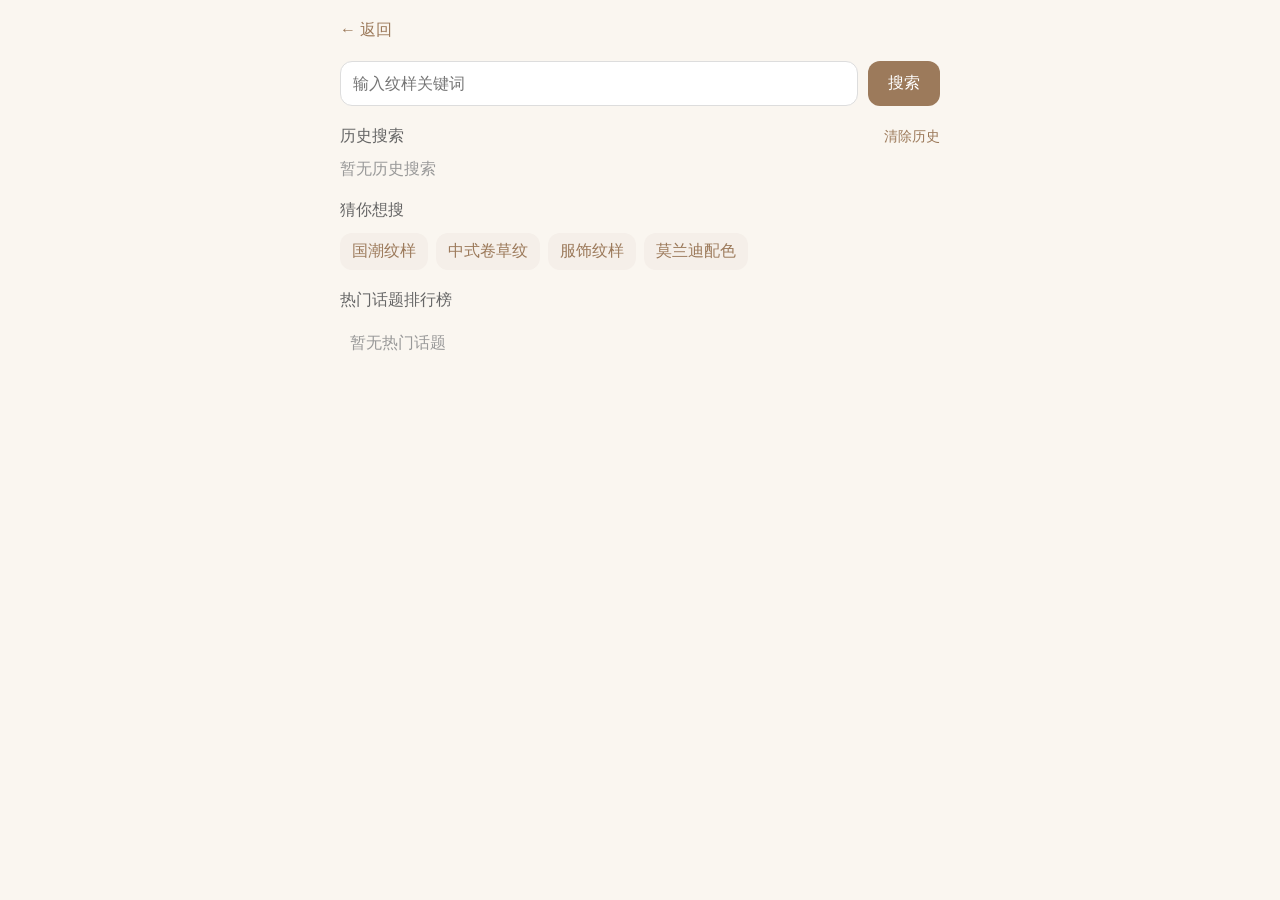
<file: templates/community/search.html>
<!doctype html>
<html lang="zh-CN">
  <head>
    <meta charset="UTF-8" />
    <meta name="viewport" content="width=device-width, initial-scale=1.0" />
    <title>搜索</title>
    <style>
      * {
        margin: 0;
        padding: 0;
        box-sizing: border-box;
        font-family: "Microsoft YaHei", sans-serif;
      }
      body {
        background: #faf6f0;
        padding: 20px;
      }
      .container {
        max-width: 600px;
        margin: auto;
      }
      .back {
        margin-bottom: 20px;
        color: #9c7a5b;
        font-size: 16px;
        cursor: pointer;
      }
      .search-bar {
        display: flex;
        gap: 10px;
        margin-bottom: 20px;
        position: relative;
      }
      .search-input {
        flex: 1;
        padding: 12px;
        border: 1px solid #ddd;
        border-radius: 12px;
        font-size: 16px;
      }
      .search-btn {
        padding: 12px 20px;
        background: #9c7a5b;
        color: white;
        border: none;
        border-radius: 12px;
        cursor: pointer;
        font-size: 16px;
      }
      /* 输入联想下拉框 */
      .suggest-dropdown {
        position: absolute;
        top: 100%;
        left: 0;
        right: 80px;
        background: #fff;
        border: 1px solid #ddd;
        border-radius: 12px;
        margin-top: 4px;
        max-height: 200px;
        overflow-y: auto;
        z-index: 999;
        display: none;
      }
      .suggest-item {
        padding: 10px 14px;
        cursor: pointer;
        border-bottom: 1px solid #f0f0f0;
      }
      .suggest-item:hover {
        background: #f5efe9;
        color: #9c7a5b;
      }
      .title {
        margin-bottom: 12px;
        font-size: 16px;
        color: #666;
        display: flex;
        justify-content: space-between;
        align-items: center;
      }
      .clear-btn {
        color: #9c7a5b;
        cursor: pointer;
        font-size: 14px;
      }
      .histories {
        display: flex;
        gap: 8px;
        flex-wrap: wrap;
        margin-bottom: 20px;
      }
      .history-item {
        background: #fff;
        padding: 8px 12px;
        border-radius: 12px;
        cursor: pointer;
      }
      .suggest {
        display: flex;
        gap: 8px;
        flex-wrap: wrap;
        margin-bottom: 20px;
      }
      .suggest-hot-item {
        background: #f5efe9;
        color: #9c7a5b;
        padding: 8px 12px;
        border-radius: 12px;
        cursor: pointer;
      }
      /* 热门话题排行榜样式 */
      .hot-rank {
        margin-bottom: 20px;
      }
      .rank-item {
        background: #fff;
        padding: 12px 16px;
        border-radius: 12px;
        margin-bottom: 8px;
        cursor: pointer;
        display: flex;
        align-items: center;
        gap: 10px;
      }
      .rank-num {
        color: #9c7a5b;
        font-weight: bold;
        min-width: 20px;
      }
      .rank-title {
        flex: 1;
      }
      .rank-count {
        color: #999;
        font-size: 13px;
        .rank-change {
          margin-left: 8px;
          font-size: 12px;
        }
      }
      .result-item {
        background: #fff;
        padding: 16px;
        border-radius: 12px;
        margin-bottom: 10px;
        cursor: pointer;
      }
      .result-item:hover {
        background: #faf6f0;
      }
      /* 控制显示/隐藏的类 */
      .hidden {
        display: none !important;
      }
    </style>
  </head>
  <body>
    <div class="container">
      <div class="back" id="backBtn" onclick="handleBack()">← 返回</div>
      <div class="search-bar">
        <input
          class="search-input"
          id="kw"
          placeholder="输入纹样关键词"
          oninput="handleInput()"
          onfocus="handleSearchFocus()"
        />
        <button class="search-btn" onclick="doSearch()">搜索</button>
        <!-- 输入联想下拉框 -->
        <div class="suggest-dropdown" id="suggestDropdown"></div>
      </div>

      <!-- 排行榜视图（默认显示） -->
      <div id="rankView">
        <div class="title">
          <span>历史搜索</span>
          <span
            class="clear-btn"
            id="clearHistory"
            onclick="clearSearchHistory()"
            >清除历史</span
          >
        </div>
        <div class="histories" id="historyList"></div>

        <div class="title">猜你想搜</div>
        <div class="suggest" id="guessSuggest"></div>

        <div class="title">热门话题排行榜</div>
        <div class="hot-rank" id="hotRank"></div>
      </div>

      <!-- 搜索结果视图（默认隐藏） -->
      <div id="resultView" class="hidden">
        <div id="result"></div>
      </div>
    </div>

    <script>
      // 当前用户信息
      const currentUser = { id: 1, name: "测试用户" };
      // 预设联想词库
      const suggestLib = {
        国潮: [
          "国潮纹样",
          "国潮纹样设计",
          "国潮纹样怎么做",
          "国潮纹样元素",
          "国潮纹样应用",
        ],
        卷草: ["中式卷草纹", "卷草纹寓意", "卷草纹服饰", "卷草纹包装设计"],
        服饰: ["服饰纹样", "服饰纹样设计", "服饰纹样元素", "服饰纹样国潮"],
        莫兰迪: ["莫兰迪配色纹样", "莫兰迪配色设计", "莫兰迪配色应用"],
        中式: ["中式纹样", "中式传统纹样", "中式纹样元素", "中式纹样设计"],
        日式: ["日式家纹", "日式纹样", "日式纹样设计"],
        几何: ["几何纹样", "几何纹样设计", "几何纹样应用"],
      };

      // ✅ 核心状态管理：用sessionStorage永久保存最后一次搜索
      let currentView = "rank"; // rank / result

      // 输入联想处理
      function handleInput() {
        const kw = document.getElementById("kw").value.trim().toLowerCase();
        const dropdown = document.getElementById("suggestDropdown");

        if (!kw) {
          dropdown.style.display = "none";
          return;
        }

        let matched = [];
        for (let key in suggestLib) {
          if (key.toLowerCase().includes(kw)) {
            matched = [...matched, ...suggestLib[key]];
          }
          suggestLib[key].forEach((item) => {
            if (item.toLowerCase().includes(kw) && !matched.includes(item)) {
              matched.push(item);
            }
          });
        }
        matched = [...new Set(matched)].slice(0, 5);

        if (matched.length === 0) {
          dropdown.style.display = "none";
          return;
        }

        dropdown.innerHTML = matched
          .map(
            (item) =>
              `<div class="suggest-item" onclick="selectSuggest('${item}')">${item}</div>`,
          )
          .join("");
        dropdown.style.display = "block";
      }

      // 点击联想词填充
      function selectSuggest(text) {
        document.getElementById("kw").value = text;
        document.getElementById("suggestDropdown").style.display = "none";
      }

      // 点击空白关闭下拉框
      document.addEventListener("click", (e) => {
        const dropdown = document.getElementById("suggestDropdown");
        const input = document.getElementById("kw");
        if (!input.contains(e.target) && !dropdown.contains(e.target)) {
          dropdown.style.display = "none";
        }
      });

      // 搜索框聚焦处理
      function handleSearchFocus() {
        if (currentView === "result") {
          // 从结果页点击搜索框，回到排行榜
          showRankView();
        } else {
          // 刷新排行榜数据
          renderHistory();
          renderGuessSuggest();
          renderHotRank();
        }
      }

      // ✅ 核心修复：返回按钮逻辑
      function handleBack() {
        if (currentView === "result") {
          // 结果页 → 点击返回 → 回到排行榜
          showRankView();
        } else {
          // 排行榜 → 点击返回 → 回到首页
          history.back();
        }
      }

      // ✅ 页面加载时：恢复最后一次搜索状态（详情页返回后触发）
      window.addEventListener("pageshow", function (event) {
        // 从sessionStorage读取最后一次搜索状态
        const lastSearch = sessionStorage.getItem("lastSearch");
        if (lastSearch) {
          const { kw, results } = JSON.parse(lastSearch);
          document.getElementById("kw").value = kw;
          renderResult(results);
          showResultView();
        } else {
          showRankView();
        }
      });

      // 显示排行榜视图
      function showRankView() {
        currentView = "rank";
        document.getElementById("rankView").classList.remove("hidden");
        document.getElementById("resultView").classList.add("hidden");
        // 刷新排行榜数据
        renderHistory();
        renderGuessSuggest();
        renderHotRank();
      }

      // 显示搜索结果视图
      function showResultView() {
        currentView = "result";
        document.getElementById("rankView").classList.add("hidden");
        document.getElementById("resultView").classList.remove("hidden");
      }

      // ✅ 渲染搜索结果（独立函数，用于恢复状态）
      function renderResult(results) {
        let result = document.getElementById("result");
        if (results.length === 0) {
          result.innerHTML =
            "<div style='padding:20px;color:#999'>暂无相关内容</div>";
          return;
        }
        result.innerHTML = results
          .map(
            (p) => `
                    <div class="result-item" onclick="location.href='detail.html?id=${p.id}'">
                        <h3>${p.title}</h3>
                        <div style="font-size:14px;color:#666;margin-top:6px">${p.content.slice(0, 50)}...</div>
                    </div>
                `,
          )
          .join("");
      }

      // 清除搜索历史
      function clearSearchHistory() {
        if (confirm("确定要清除所有搜索历史吗？")) {
          localStorage.removeItem("searchHistory");
          sessionStorage.removeItem("lastSearch"); // 同时清除搜索状态
          renderHistory();
          renderGuessSuggest();
          renderHotRank();
        }
      }

      // 渲染历史搜索
      function renderHistory() {
        // 读取去重后的历史用于展示
        let hist =
          JSON.parse(localStorage.getItem("searchHistoryUnique")) || [];
        hist = hist.slice(0, 10);
        const historyList = document.getElementById("historyList");

        if (hist.length === 0) {
          historyList.innerHTML = "<div style='color:#999'>暂无历史搜索</div>";
          return;
        }

        historyList.innerHTML = hist
          .map(
            (h) =>
              `<div class="history-item" onclick="fillHistory('${h}')">${h}</div>`,
          )
          .join("");
      }

      // 点击历史记录填充
      function fillHistory(text) {
        document.getElementById("kw").value = text;
      }

      // 渲染猜你想搜
      function renderGuessSuggest() {
        let hist = JSON.parse(localStorage.getItem("searchHistory")) || [];
        const guessSuggest = document.getElementById("guessSuggest");

        const baseSuggest = [
          "国潮纹样",
          "中式卷草纹",
          "服饰纹样",
          "莫兰迪配色",
        ];
        let extended = [];
        hist.forEach((h) => {
          if (suggestLib[h]) {
            extended = [...extended, ...suggestLib[h].slice(0, 2)];
          }
        });
        const finalSuggest = [...new Set([...extended, ...baseSuggest])].slice(
          0,
          6,
        );

        guessSuggest.innerHTML = finalSuggest
          .map(
            (item) =>
              `<div class="suggest-hot-item" onclick="fillHistory('${item}')">${item}</div>`,
          )
          .join("");
      }

      // 渲染热门话题排行榜（完全动态）
      function renderHotRank() {
        const hotRank = document.getElementById("hotRank");
        // 读取完整历史（含重复）用于计数
        let hist = JSON.parse(localStorage.getItem("searchHistory")) || [];

        let countMap = {};
        hist.forEach((word) => {
          countMap[word] = (countMap[word] || 0) + 1;
        });

        let sortedList = Object.entries(countMap)
          .map(([name, count]) => ({ name, count }))
          .sort((a, b) => b.count - a.count);

        const maxShow = 10;
        sortedList = sortedList.slice(0, maxShow);

        if (sortedList.length === 0) {
          hotRank.innerHTML =
            "<div style='color:#999;padding:10px'>暂无热门话题</div>";
          return;
        }

        // 保存本次排名，用于下次计算涨跌
        const prevRank = JSON.parse(localStorage.getItem("prevRank")) || {};
        localStorage.setItem("prevRank", JSON.stringify(countMap));

        // 计算涨跌
        sortedList.forEach((item, index) => {
          const prevPos = prevRank[item.name]
            ? Object.keys(prevRank).indexOf(item.name) + 1
            : null;
          item.change = prevPos ? prevPos - (index + 1) : 0;
        });

        hotRank.innerHTML = sortedList
          .map((item, index) => {
            let changeIcon = "";
            if (item.change > 0) {
              changeIcon = `<span style="color:green;margin-left:8px">↑${item.change}</span>`;
            } else if (item.change < 0) {
              changeIcon = `<span style="color:red;margin-left:8px">↓${Math.abs(item.change)}</span>`;
            } else {
              changeIcon = `<span style="color:#999;margin-left:8px">→</span>`;
            }
            return `
          <div class="rank-item" onclick="searchTopic('${item.name}')">
            <span class="rank-num">${index + 1}</span>
            <span class="rank-title">${item.name}</span>
            ${changeIcon}
            <span class="rank-count">${item.count}次搜索</span>
          </div>
        `;
          })
          .join("");
      }
      // 点击热门话题搜索
      function searchTopic(topicName) {
        document.getElementById("kw").value = topicName;
        doSearch();
      }

      // ✅ 最终版搜索功能（保存状态到sessionStorage，不清空搜索框）
      function doSearch() {
        let kw = document.getElementById("kw").value.trim();
        if (!kw) return;

        // 1. 保存搜索历史（保留搜索次数，仅去重历史展示列表）
        let hist = JSON.parse(localStorage.getItem("searchHistory")) || [];
        // 把当前关键词加入历史（不删除旧的，用于计数）
        hist.push(kw);
        // 去重后的历史用于展示（取最新10条）
        let uniqueHist = [...new Set(hist)].slice(0, 10);
        localStorage.setItem("searchHistory", JSON.stringify(hist)); // 存储完整历史（含重复，用于计数）
        localStorage.setItem("searchHistoryUnique", JSON.stringify(uniqueHist)); // 存储去重历史（用于展示）

        // 2. 关闭下拉框
        document.getElementById("suggestDropdown").style.display = "none";

        // 3. 搜索帖子
        let posts = JSON.parse(localStorage.getItem("patternPosts")) || [];
        let res = posts.filter((p) => {
          return p.title.includes(kw) || p.content.includes(kw);
        });

        // 4. ✅ 保存最后一次搜索状态到sessionStorage（永久有效，页面刷新/返回都能恢复）
        sessionStorage.setItem(
          "lastSearch",
          JSON.stringify({
            kw: kw,
            results: res,
          }),
        );

        // 5. 渲染结果，切换到结果视图
        renderResult(res);
        showResultView();
      }

      // 页面加载初始化
      window.onload = function () {
        // 初始化时先尝试恢复搜索状态
        const lastSearch = sessionStorage.getItem("lastSearch");
        if (lastSearch) {
          const { kw, results } = JSON.parse(lastSearch);
          document.getElementById("kw").value = kw;
          renderResult(results);
          showResultView();
        } else {
          showRankView();
        }
        document.getElementById("kw").addEventListener("keypress", (e) => {
          if (e.key === "Enter") doSearch();
        });
      };
    </script>
  </body>
</html>
</file>
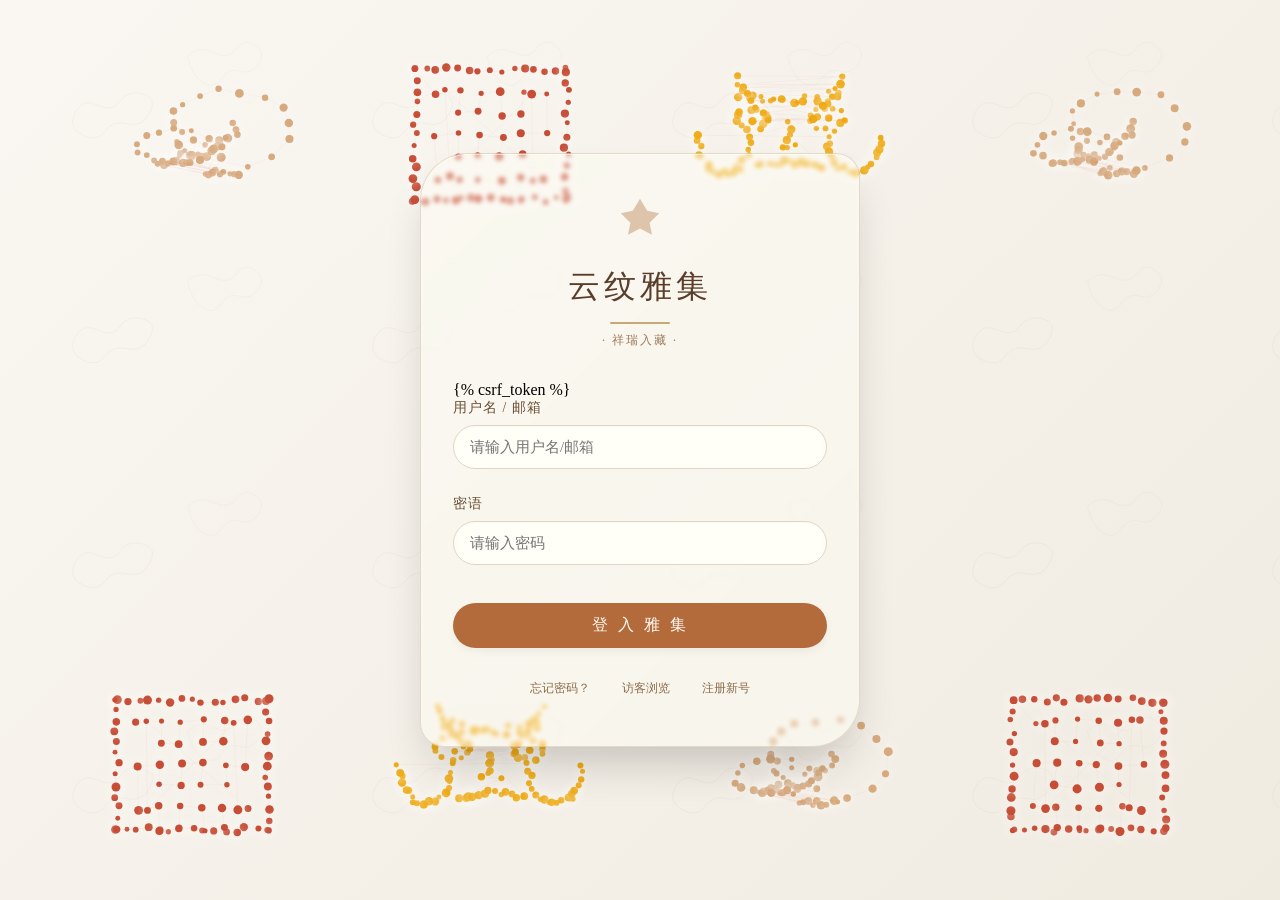
<file: templates/registration/login.html>
<!DOCTYPE html>
<html lang="zh-CN">
<head>
    <meta charset="UTF-8">
    <meta name="viewport" content="width=device-width, initial-scale=1.0, user-scalable=no">
    <title>云纹雅集 · 登录</title>
    <style>
        /* ========== 样式保持不变 ========== */
        * {
            margin: 0;
            padding: 0;
            box-sizing: border-box;
        }

        @import url('https://fonts.googleapis.com/css2?family=Noto+Serif+SC:wght@300;400;500;600;700&display=swap');

        body {
            font-family: 'Noto Serif SC', '宋体', 'Times New Roman', serif;
            background: linear-gradient(135deg, #faf7f2 0%, #f0ebe1 100%);
            min-height: 100vh;
            display: flex;
            align-items: center;
            justify-content: center;
            position: relative;
            padding: 20px;
        }

        body::before {
            content: "";
            position: fixed;
            top: 0;
            left: 0;
            width: 100%;
            height: 100%;
            background-image: url("data:image/svg+xml,%3Csvg xmlns='http://www.w3.org/2000/svg' viewBox='0 0 800 600' opacity='0.08'%3E%3Cpath fill='none' stroke='%238b7355' stroke-width='2' d='M200,300 Q220,260 260,280 Q300,300 320,270 Q340,240 380,250 Q420,260 400,300 Q380,340 340,330 Q300,320 280,350 Q260,380 220,360 Q180,340 200,300Z'/%3E%3Cpath fill='none' stroke='%238b7355' stroke-width='1.5' d='M500,150 Q530,120 570,140 Q610,160 630,130 Q650,100 680,120 Q710,140 690,170 Q670,200 640,190 Q610,180 590,210 Q570,240 540,220 Q510,200 500,150Z'/%3E%3C/svg%3E");
            background-repeat: repeat;
            background-size: 300px;
            pointer-events: none;
            z-index: 0;
        }

        .login-card {
            position: relative;
            z-index: 1;
            background: rgba(255, 255, 245, 0.4);
            backdrop-filter: blur(2px);
            border-radius: 48px 24px 48px 24px;
            box-shadow: 0 25px 45px -12px rgba(0, 0, 0, 0.2), inset 0 1px 0 rgba(255,255,245,0.6);
            width: 100%;
            max-width: 440px;
            padding: 2.5rem 2rem 3rem;
            transition: all 0.3s ease;
            border: 1px solid rgba(180, 150, 110, 0.3);
        }

        .seal-mark {
            text-align: center;
            margin-bottom: 1.2rem;
        }
        .seal-mark span {
            display: inline-block;
            width: 48px;
            height: 48px;
            background: url("data:image/svg+xml,%3Csvg xmlns='http://www.w3.org/2000/svg' viewBox='0 0 100 100'%3E%3Cpath fill='%23b87c4f' d='M50,10 L65,35 L90,40 L70,60 L75,85 L50,72 L25,85 L30,60 L10,40 L35,35 Z' opacity='0.7'/%3E%3C/svg%3E") no-repeat center;
            background-size: contain;
            opacity: 0.6;
        }

        h2 {
            text-align: center;
            font-size: 2rem;
            font-weight: 500;
            letter-spacing: 4px;
            color: #5a3e2b;
            margin-bottom: 0.5rem;
            position: relative;
        }
        h2:after {
            content: "";
            display: block;
            width: 60px;
            height: 2px;
            background: #c7a87b;
            margin: 0.8rem auto 0;
            border-radius: 2px;
        }
        .sub {
            text-align: center;
            font-size: 0.75rem;
            color: #9b7a5c;
            margin-bottom: 2rem;
            letter-spacing: 2px;
        }

        .form-group {
            margin-bottom: 1.6rem;
        }

        label {
            display: block;
            font-size: 0.85rem;
            font-weight: 500;
            color: #6a4e34;
            margin-bottom: 0.5rem;
            letter-spacing: 1px;
        }

        input {
            width: 100%;
            padding: 12px 16px;
            font-family: inherit;
            font-size: 0.95rem;
            background: #fffef7;
            border: 1px solid #e2d4c2;
            border-radius: 32px;
            outline: none;
            transition: all 0.25s;
            color: #3e2a1f;
            box-shadow: inset 0 1px 2px rgba(0,0,0,0.02);
        }

        input:focus {
            border-color: #c7a46b;
            box-shadow: 0 0 0 3px rgba(199, 164, 107, 0.2);
            background: #ffffff;
        }

        button {
            width: 100%;
            padding: 12px;
            font-family: inherit;
            font-size: 1rem;
            font-weight: 500;
            letter-spacing: 3px;
            background: #b36b3c;
            color: #fffcf5;
            border: none;
            border-radius: 40px;
            cursor: pointer;
            transition: 0.2s;
            margin-top: 0.8rem;
            box-shadow: 0 4px 8px rgba(0, 0, 0, 0.05);
        }

        button:hover {
            background: #9b5630;
            transform: translateY(-1px);
            box-shadow: 0 8px 18px rgba(150, 80, 40, 0.2);
        }

        button:disabled {
            background: #c9a87c;
            cursor: not-allowed;
            transform: none;
        }

        .error {
            background: #fff2ea;
            border-left: 4px solid #c75c3c;
            padding: 0.7rem 1rem;
            border-radius: 20px;
            font-size: 0.8rem;
            color: #a44525;
            margin-bottom: 1.5rem;
            text-align: center;
        }

        .success {
            background: #e8f5e9;
            border-left: 4px solid #4caf50;
            padding: 0.7rem 1rem;
            border-radius: 20px;
            font-size: 0.8rem;
            color: #2e7d32;
            margin-bottom: 1.5rem;
            text-align: center;
        }

        .footer-links {
            display: flex;
            justify-content: center;
            gap: 2rem;
            margin-top: 2rem;
            font-size: 0.75rem;
        }

        .footer-links a {
            color: #8d6b48;
            text-decoration: none;
            transition: 0.2s;
            border-bottom: 1px dotted transparent;
            cursor: pointer;
        }

        .footer-links a:hover {
            color: #b36b3c;
            border-bottom-color: #b36b3c;
        }

        .modal-overlay {
            display: none;
            position: fixed;
            top: 0;
            left: 0;
            width: 100%;
            height: 100%;
            background: rgba(0, 0, 0, 0.5);
            backdrop-filter: blur(4px);
            z-index: 1000;
            align-items: center;
            justify-content: center;
        }

        .modal-overlay.active {
            display: flex;
        }

        .modal-container {
            background: rgba(255, 255, 245, 0.98);
            border-radius: 32px 16px 32px 16px;
            max-width: 450px;
            width: 90%;
            padding: 2rem;
            box-shadow: 0 25px 45px -12px rgba(0, 0, 0, 0.3);
            border: 1px solid rgba(180, 150, 110, 0.3);
            position: relative;
        }

        .modal-header {
            text-align: center;
            margin-bottom: 1.5rem;
        }

        .modal-header h3 {
            font-size: 1.5rem;
            color: #5a3e2b;
            letter-spacing: 3px;
        }

        .modal-header p {
            font-size: 0.75rem;
            color: #9b7a5c;
            margin-top: 0.5rem;
        }

        .close-modal {
            position: absolute;
            top: 1rem;
            right: 1.5rem;
            font-size: 1.8rem;
            cursor: pointer;
            color: #9b7a5c;
            transition: 0.2s;
        }

        .close-modal:hover {
            color: #b36b3c;
        }

        .code-row {
            display: flex;
            gap: 10px;
        }

        .code-row input {
            flex: 1;
        }

        .code-row button {
            flex: 0 0 110px;
            margin-top: 0;
            font-size: 0.8rem;
            letter-spacing: 1px;
            padding: 0 10px;
        }

        .modal-message {
            margin-bottom: 1rem;
            padding: 0.7rem;
            border-radius: 20px;
            font-size: 0.8rem;
            text-align: center;
            display: none;
        }

        .modal-message.error {
            display: block;
            background: #fff2ea;
            color: #a44525;
        }

        .modal-message.success {
            display: block;
            background: #e8f5e9;
            color: #2e7d32;
        }

        @media (max-width: 500px) {
            .login-card {
                padding: 2rem 1.5rem;
            }
            h2 {
                font-size: 1.6rem;
            }
            .code-row {
                flex-direction: column;
            }
            .code-row button {
                flex: auto;
                padding: 10px;
            }
        }

        .login-card {
            position: relative;
            overflow: hidden;
        }

        .seal-stamp {
            position: absolute;
            bottom: 20px;
            right: 20px;
            width: 100px;
            height: 100px;
            display: flex;
            align-items: center;
            justify-content: center;
            opacity: 0;
            transform: scale(0.3) rotate(-15deg);
            transform-origin: center center;
            animation: stampIn 0.6s cubic-bezier(0.34, 1.56, 0.64, 1) forwards;
            pointer-events: none;
            z-index: 10;
        }

        .seal-stamp::before {
            content: "";
            position: absolute;
            top: 0;
            left: 0;
            width: 100%;
            height: 100%;
            background: radial-gradient(circle at 30% 30%, rgba(200, 60, 40, 0.15), transparent 70%);
            border-radius: 50%;
            opacity: 0.6;
        }

        .seal-content {
            width: 100%;
            height: 100%;
            display: flex;
            flex-direction: column;
            align-items: center;
            justify-content: center;
            border: 3px solid #b33a2c;
            border-radius: 50%;
            color: #b33a2c;
            font-family: 'Noto Serif SC', '楷体', 'KaiTi', serif;
            font-weight: bold;
            transform: rotate(-10deg);
            background: transparent;
            box-shadow: inset 0 0 0 1px rgba(179, 58, 44, 0.3);
        }

        .seal-content::after {
            content: "";
            position: absolute;
            top: 5px;
            left: 5px;
            right: 5px;
            bottom: 5px;
            border: 1px solid rgba(179, 58, 44, 0.4);
            border-radius: 50%;
        }

        .seal-char {
            font-size: 1.8rem;
            line-height: 1.2;
            letter-spacing: 4px;
            text-shadow: 1px 1px 2px rgba(0,0,0,0.1);
        }

        .seal-sub {
            font-size: 0.6rem;
            opacity: 0.8;
            letter-spacing: 2px;
        }

        @keyframes stampIn {
            0% {
                opacity: 0;
                transform: scale(0.3) rotate(-25deg) translateY(30px);
            }
            60% {
                opacity: 1;
                transform: scale(1.1) rotate(-8deg) translateY(-5px);
            }
            80% {
                transform: scale(0.95) rotate(-11deg) translateY(2px);
            }
            100% {
                opacity: 1;
                transform: scale(1) rotate(-10deg) translateY(0);
            }
        }

        #particle-canvas {
            position: fixed;
            top: 0;
            left: 0;
            width: 100%;
            height: 100%;
            z-index: 0;
            pointer-events: auto;
            opacity: 0.9;
        }

        .login-card {
            z-index: 1;
        }
    </style>
</head>

<body>
    <canvas id="particle-canvas"></canvas>
    <div class="login-card">
        <div class="seal-mark">
            <span></span>
        </div>
        <h2>云纹雅集</h2>
        <div class="sub">· 祥瑞入藏 ·</div>

        <div id="loginError" class="error" style="display: none;"></div>

        <form id="loginForm" method="post">
            {% csrf_token %}
            <div class="form-group">
                <label for="id_username">用户名 / 邮箱</label>
                <input type="text" name="username" id="username" placeholder="请输入用户名/邮箱" required>
            </div>
            <div class="form-group">
                <label for="id_password">密语</label>
                <input type="password" name="password" id="password" placeholder="请输入密码" required>
            </div>
            <button type="submit">登 入 雅 集</button>
        </form>

        <div class="footer-links">
            <a id="forgotPwdBtn" style="cursor: pointer;">忘记密码？</a>
            <a href="/">访客浏览</a>
            <a href="/register">注册新号</a>
        </div>
    </div>

    <div id="resetModal" class="modal-overlay">
        <div class="modal-container">
            <span class="close-modal" id="closeModalBtn">&times;</span>
            <div class="modal-header">
                <h3>重置密码</h3>
                <p>验证身份后，可设置新密码</p>
            </div>

            <div id="modalMsg" class="modal-message"></div>

            <form id="resetForm">
                <div class="form-group">
                    <label>用户名</label>
                    <input type="text" id="resetUsername" placeholder="请输入用户名" required>
                </div>
                <div class="form-group">
                    <label>注册邮箱</label>
                    <input type="email" id="resetEmail" placeholder="请输入注册邮箱" required>
                </div>
                <div class="form-group">
                    <label>验证码</label>
                    <div class="code-row">
                        <input type="text" id="verifyCode" placeholder="6位验证码" maxlength="6" required>
                        <button type="button" id="sendCodeBtn">获取验证码</button>
                    </div>
                </div>
                <div class="form-group">
                    <label>新密码</label>
                    <input type="password" id="newPassword" placeholder="至少6位" required>
                </div>
                <div class="form-group">
                    <label>确认新密码</label>
                    <input type="password" id="confirmPassword" placeholder="请再次输入" required>
                </div>
                <button type="submit" id="resetSubmitBtn">重置密码</button>
            </form>
        </div>
    </div>

    <script>
        const API_BASE = '/api/auth';
        
        const loginForm = document.getElementById('loginForm');
        const loginError = document.getElementById('loginError');
        const forgotPwdBtn = document.getElementById('forgotPwdBtn');
        const resetModal = document.getElementById('resetModal');
        const closeModalBtn = document.getElementById('closeModalBtn');
        const sendCodeBtn = document.getElementById('sendCodeBtn');
        const resetSubmitBtn = document.getElementById('resetSubmitBtn');
        const modalMsg = document.getElementById('modalMsg');
        
        const loginCard = document.querySelector('.login-card');

        let countdownTimer = null;
        let currentEmail = '';

        console.log('loginForm:', loginForm);
        console.log('forgotPwdBtn:', forgotPwdBtn);
        console.log('resetModal:', resetModal);

        if (loginForm) {
            loginForm.addEventListener('submit', async (e) => {
                e.preventDefault();
                
                const username = document.getElementById('username').value.trim();
                const password = document.getElementById('password').value.trim();
                
                const submitBtn = loginForm.querySelector('button[type="submit"]');

                if (!username || !password) {
                    showLoginError('请填写用户名和密码');
                    return;
                }
                
                loginError.style.display = 'none';
                
                const originalText = submitBtn.textContent;
                submitBtn.textContent = '登入中...';
                submitBtn.disabled = true;

                try {
                    const response = await fetch(`${API_BASE}/login/`, {
                        method: 'POST',
                        headers: { 'Content-Type': 'application/json' },
                        body: JSON.stringify({ username, password })
                    });
                    
                    const data = await response.json();
                    
                    if (response.ok && data.success) {
                        localStorage.setItem('token', data.token);
                        localStorage.setItem('username', data.username);
                        localStorage.setItem('userId', data.user_id);
                        
                        const oldSeal = loginCard.querySelector('.seal-stamp');
                        if (oldSeal) oldSeal.remove();
                        
                        const seal = document.createElement('div');
                        seal.className = 'seal-stamp';
                        seal.innerHTML = `
                            <div class="seal-content">
                                <span class="seal-char">云纹</span>
                                <span class="seal-sub">雅集</span>
                            </div>
                        `;
                        loginCard.appendChild(seal);
                        
                        setTimeout(() => {
                            window.location.href = '/';
                        }, 1000);
                    } else {
                        showLoginError(data.error || '用户名或密码错误');
                        submitBtn.textContent = originalText;
                        submitBtn.disabled = false;
                    }
                } catch (error) {
                    console.error('登录失败:', error);
                    showLoginError('网络错误，请稍后重试');
                    submitBtn.textContent = originalText;
                    submitBtn.disabled = false;
                }
            });
        }
        
        function showLoginError(msg) {
            loginError.textContent = `❀ ${msg} ❀`;
            loginError.style.display = 'block';
            setTimeout(() => {
                loginError.style.display = 'none';
            }, 3000);
        }

        if (forgotPwdBtn) {
            forgotPwdBtn.addEventListener('click', () => {
                resetModal.classList.add('active');
                document.getElementById('resetForm').reset();
                hideModalMessage();
                sendCodeBtn.disabled = false;
                sendCodeBtn.textContent = '获取验证码';
                if (countdownTimer) clearInterval(countdownTimer);
            });
        }
        
        if (closeModalBtn) {
            closeModalBtn.addEventListener('click', () => {
                resetModal.classList.remove('active');
            });
        }
        
        if (resetModal) {
            resetModal.addEventListener('click', (e) => {
                if (e.target === resetModal) {
                    resetModal.classList.remove('active');
                }
            });
        }
        
        function showModalMessage(msg, type) {
            modalMsg.textContent = msg;
            modalMsg.className = `modal-message ${type}`;
            modalMsg.style.display = 'block';
        }
        
        function hideModalMessage() {
            modalMsg.style.display = 'none';
            modalMsg.className = 'modal-message';
        }

        if (sendCodeBtn) {
            sendCodeBtn.addEventListener('click', async () => {
                const username = document.getElementById('resetUsername').value.trim();
                const email = document.getElementById('resetEmail').value.trim();
                
                if (!username) {
                    showModalMessage('请输入用户名', 'error');
                    return;
                }
                if (!email) {
                    showModalMessage('请输入注册邮箱', 'error');
                    return;
                }
                if (!/^[^\s@]+@[^\s@]+\.[^\s@]+$/.test(email)) {
                    showModalMessage('请输入有效的邮箱地址', 'error');
                    return;
                }
                
                try {
                    const checkResponse = await fetch(`${API_BASE}/check-user/`, {
                        method: 'POST',
                        headers: { 'Content-Type': 'application/json' },
                        body: JSON.stringify({ username, email })
                    });
                    
                    const checkData = await checkResponse.json();
                    
                    if (!checkResponse.ok) {
                        showModalMessage(checkData.error || '用户名与邮箱不匹配', 'error');
                        return;
                    }
                } catch (error) {
                    console.error('验证失败:', error);
                    showModalMessage('验证失败，请稍后重试', 'error');
                    return;
                }
                
                currentEmail = email;
                
                try {
                    sendCodeBtn.disabled = true;
                    
                    const response = await fetch(`${API_BASE}/send-verification-code/`, {
                        method: 'POST',
                        headers: { 'Content-Type': 'application/json' },
                        body: JSON.stringify({ email })
                    });
                    
                    const data = await response.json();
                    
                    if (response.ok) {
                        showModalMessage('验证码已发送到您的邮箱，请查收', 'success');
                        
                        let seconds = 60;
                        sendCodeBtn.textContent = `${seconds}秒后重试`;
                        countdownTimer = setInterval(() => {
                            seconds--;
                            if (seconds <= 0) {
                                clearInterval(countdownTimer);
                                sendCodeBtn.disabled = false;
                                sendCodeBtn.textContent = '获取验证码';
                            } else {
                                sendCodeBtn.textContent = `${seconds}秒后重试`;
                            }
                        }, 1000);
                    } else {
                        showModalMessage(data.error || '发送失败，请稍后重试', 'error');
                        sendCodeBtn.disabled = false;
                    }
                } catch (error) {
                    console.error('发送验证码失败:', error);
                    showModalMessage('网络错误，请稍后重试', 'error');
                    sendCodeBtn.disabled = false;
                }
            });
        }

        if (resetSubmitBtn) {
            resetSubmitBtn.addEventListener('click', async (e) => {
                e.preventDefault();
                
                const username = document.getElementById('resetUsername').value.trim();
                const email = document.getElementById('resetEmail').value.trim();
                const code = document.getElementById('verifyCode').value.trim();
                const newPassword = document.getElementById('newPassword').value;
                const confirmPassword = document.getElementById('confirmPassword').value;
                
                if (!username || !email || !code || !newPassword || !confirmPassword) {
                    showModalMessage('请填写所有字段', 'error');
                    return;
                }
                
                if (newPassword !== confirmPassword) {
                    showModalMessage('两次输入的密码不一致', 'error');
                    return;
                }
                
                if (newPassword.length < 6) {
                    showModalMessage('密码长度不能少于6位', 'error');
                    return;
                }
                
                if (code.length !== 6) {
                    showModalMessage('验证码为6位数字', 'error');
                    return;
                }
                
                try {
                    resetSubmitBtn.disabled = true;
                    resetSubmitBtn.textContent = '重置中...';
                    
                    const response = await fetch(`${API_BASE}/reset-password-with-code/`, {
                        method: 'POST',
                        headers: { 'Content-Type': 'application/json' },
                        body: JSON.stringify({ email, code, new_password: newPassword })
                    });
                    
                    const data = await response.json();
                    
                    if (response.ok) {
                        showModalMessage('密码重置成功，请使用新密码登录', 'success');

                        setTimeout(() => {
                            resetModal.classList.remove('active');
                            document.getElementById('resetForm').reset();
                            hideModalMessage();

                            document.getElementById('username').value = username;
                            document.getElementById('password').value = '';
                        }, 1500);
                    } else {
                        showModalMessage(data.error || '重置失败，请重试', 'error');
                        resetSubmitBtn.disabled = false;
                        resetSubmitBtn.textContent = '重置密码';
                    }
                } catch (error) {
                    console.error('重置密码失败:', error);
                    showModalMessage('网络错误，请稍后重试', 'error');
                    resetSubmitBtn.disabled = false;
                    resetSubmitBtn.textContent = '重置密码';
                }
            });
        }
    </script>

    <script>
        (function() {
            const canvas = document.getElementById('particle-canvas');
            const ctx = canvas.getContext('2d');
            
            let width = window.innerWidth;
            let height = window.innerHeight;
            
            // 鼠标位置（用于平滑跟随）
            let rawMouseX = width / 2;
            let rawMouseY = height / 2;
            let smoothMouseX = width / 2;
            let smoothMouseY = height / 2;
            
            // 鼠标平滑系数（值越小越平滑，推荐 0.12 - 0.2）
            const MOUSE_SMOOTHING = 0.12;
            
            const patterns = [];
            
            const PARTICLE_SIZE = 3.5;
            const ATTRACTION_STRENGTH = 0.06;      // 略微提高吸引强度，响应更快
            const RETURN_STRENGTH = 0.025;          // 略微提高回位速度
            const ACTIVATION_DISTANCE = 180;
            
            const COLORS = {
                cloud: '#D4A373',
                fret: '#C23B22',
                taotie: '#F0A500'
            };
            
            const SHAPES = {
                cloud: (() => {
                    const points = [];
                    for (let i = 0; i < 20; i++) {
                        const t = i / 20 * Math.PI * 2.5;
                        const r = 0.15 + t * 0.08;
                        points.push([0.25 + Math.cos(t) * r, -0.1 + Math.sin(t) * r * 0.6]);
                    }
                    for (let i = 0; i < 16; i++) {
                        const t = i / 16 * Math.PI * 2.2 + 0.5;
                        const r = 0.1 + t * 0.06;
                        points.push([-0.2 + Math.cos(t) * r, 0.15 + Math.sin(t) * r * 0.5]);
                    }
                    for (let i = 0; i < 12; i++) {
                        const t = i / 11;
                        points.push([-0.15 + t * 0.45, 0.05 + Math.sin(t * Math.PI) * 0.15]);
                    }
                    for (let i = 0; i < 8; i++) {
                        points.push([0.1 + i * 0.05, 0.35]);
                        points.push([-0.3 + i * 0.05, 0.25]);
                    }
                    return points;
                })(),
                
                fret: (() => {
                    const points = [];
                    for (let i = 0; i < 15; i++) points.push([-0.7 + i * 0.1, -0.6]);
                    for (let i = 0; i < 13; i++) points.push([0.7, -0.6 + i * 0.1]);
                    for (let i = 0; i < 15; i++) points.push([0.7 - i * 0.1, 0.6]);
                    for (let i = 0; i < 13; i++) points.push([-0.7, 0.6 - i * 0.1]);
                    
                    const fretPath = [
                        [-0.5, -0.4], [-0.3, -0.4], [-0.3, -0.2], [-0.1, -0.2], [-0.1, -0.4], [0.1, -0.4], [0.1, -0.2], [0.3, -0.2], [0.3, -0.4], [0.5, -0.4],
                        [0.5, 0.0], [0.3, 0.0], [0.3, 0.2], [0.1, 0.2], [0.1, 0.0], [-0.1, 0.0], [-0.1, 0.2], [-0.3, 0.2], [-0.3, 0.0], [-0.5, 0.0],
                        [-0.5, 0.4], [-0.3, 0.4], [-0.3, 0.6], [-0.1, 0.6], [-0.1, 0.4], [0.1, 0.4], [0.1, 0.6], [0.3, 0.6], [0.3, 0.4], [0.5, 0.4]
                    ];
                    fretPath.forEach(p => points.push(p));
                    
                    for (let x = -0.5; x <= 0.5; x += 0.1) {
                        for (let y = -0.4; y <= 0.4; y += 0.1) {
                            if ((Math.abs(x * 10) % 2 === 0) && (Math.abs(y * 10) % 2 === 0)) {
                                points.push([x, y]);
                            }
                        }
                    }
                    return points;
                })(),
                
                taotie: (() => {
                    const points = [];
                    for (let i = 0; i < 12; i++) {
                        const t = i / 11 * Math.PI * 2;
                        points.push([-0.35 + Math.cos(t) * 0.15, -0.15 + Math.sin(t) * 0.1]);
                    }
                    for (let i = 0; i < 12; i++) {
                        const t = i / 11 * Math.PI * 2;
                        points.push([0.35 + Math.cos(t) * 0.15, -0.15 + Math.sin(t) * 0.1]);
                    }
                    points.push([-0.35, -0.15], [0.35, -0.15]);
                    
                    for (let i = 0; i < 10; i++) {
                        const t = i / 9 * 0.8 - 0.4;
                        points.push([-0.45 + i * 0.1, -0.35 + Math.sin(i * 0.5) * 0.05]);
                    }
                    for (let i = 0; i < 10; i++) {
                        const t = i / 9 * 0.8 - 0.4;
                        points.push([0.45 - i * 0.1, -0.35 + Math.sin(i * 0.5) * 0.05]);
                    }
                    
                    for (let y = -0.1; y <= 0.15; y += 0.05) {
                        points.push([0.0, y]);
                    }
                    points.push([-0.08, 0.1], [0.08, 0.1]);
                    
                    for (let x = -0.3; x <= 0.3; x += 0.05) {
                        points.push([x, 0.25 + Math.abs(x) * 0.15]);
                    }
                    
                    for (let i = 0; i < 8; i++) {
                        points.push([-0.5 + i * 0.04, -0.55 + i * 0.06]);
                        points.push([0.5 - i * 0.04, -0.55 + i * 0.06]);
                    }
                    
                    for (let i = 0; i < 20; i++) {
                        const t = i / 19 * Math.PI;
                        points.push([-0.6 + Math.cos(t) * 0.25, 0.0 + Math.sin(t) * 0.35]);
                    }
                    for (let i = 0; i < 20; i++) {
                        const t = i / 19 * Math.PI;
                        points.push([0.6 - Math.cos(t) * 0.25, 0.0 + Math.sin(t) * 0.35]);
                    }
                    
                    return points;
                })(),
            };

            class Particle {
                constructor(baseX, baseY, color) {
                    this.baseX = baseX;
                    this.baseY = baseY;
                    this.x = baseX;
                    this.y = baseY;
                    this.vx = 0;
                    this.vy = 0;
                    this.color = color;
                    this.size = PARTICLE_SIZE * (0.7 + Math.random() * 0.6);
                }
                
                moveToward(targetX, targetY, strength) {
                    const dx = targetX - this.x;
                    const dy = targetY - this.y;
                    this.vx = dx * strength;
                    this.vy = dy * strength;
                    this.x += this.vx;
                    this.y += this.vy;
                }
                
                returnHome(strength) {
                    const dx = this.baseX - this.x;
                    const dy = this.baseY - this.y;
                    this.vx = dx * strength;
                    this.vy = dy * strength;
                    this.x += this.vx;
                    this.y += this.vy;
                }
                
                draw() {
                    ctx.beginPath();
                    ctx.arc(this.x, this.y, this.size, 0, Math.PI * 2);
                    ctx.fillStyle = this.color;
                    ctx.shadowColor = '#FFFFFF';
                    ctx.shadowBlur = 12;
                    ctx.fill();
                    ctx.shadowBlur = 0;
                }
            }
            
            class PatternGroup {
                constructor(shapeName, centerX, centerY, scale) {
                    this.shapeName = shapeName;
                    this.centerX = centerX;
                    this.centerY = centerY;
                    this.scale = scale;
                    this.particles = [];
                    this.isAttracted = false;
                    
                    const shapePoints = SHAPES[shapeName] || SHAPES.cloud;
                    const color = COLORS[shapeName] || '#C23B22';
                    
                    for (let i = 0; i < shapePoints.length; i++) {
                        const [px, py] = shapePoints[i];
                        const jitter = 0.05;
                        const jitteredX = px + (Math.random() - 0.5) * jitter;
                        const jitteredY = py + (Math.random() - 0.5) * jitter;
                        
                        const worldX = centerX + jitteredX * scale;
                        const worldY = centerY + jitteredY * scale;
                        
                        this.particles.push(new Particle(worldX, worldY, color));
                    }
                }
                
                getCurrentCenter() {
                    let sumX = 0, sumY = 0;
                    const particles = this.particles;
                    const len = particles.length;
                    for (let i = 0; i < len; i++) {
                        sumX += particles[i].x;
                        sumY += particles[i].y;
                    }
                    return { x: sumX / len, y: sumY / len };
                }
                
                update(isActive, mouseX, mouseY) {
                    const particles = this.particles;
                    const len = particles.length;
                    
                    if (isActive) {
                        for (let i = 0; i < len; i++) {
                            particles[i].moveToward(mouseX, mouseY, ATTRACTION_STRENGTH);
                        }
                        this.isAttracted = true;
                    } else {
                        for (let i = 0; i < len; i++) {
                            particles[i].returnHome(RETURN_STRENGTH);
                        }
                        this.isAttracted = false;
                    }
                }
                
                draw() {
                    const particles = this.particles;
                    for (let i = 0; i < particles.length; i++) {
                        particles[i].draw();
                    }
                }
            }
            
            function initPatterns() {
                const shapeKeys = ['cloud', 'fret', 'taotie'];
                const cols = 4;
                const rows = 2;
                const marginX = width * 0.15;
                const marginY = height * 0.15;
                const spacingX = (width - 2 * marginX) / (cols - 1);
                const spacingY = (height - 2 * marginY) / (rows - 1);
                
                for (let row = 0; row < rows; row++) {
                    for (let col = 0; col < cols; col++) {
                        const shapeName = shapeKeys[(row * cols + col) % shapeKeys.length];
                        const x = marginX + col * spacingX;
                        const y = marginY + row * spacingY;
                        const scale = Math.min(width, height) * 0.12;
                        
                        patterns.push(new PatternGroup(shapeName, x, y, scale));
                    }
                }
            }
            
            function findClosestPattern(mouseX, mouseY) {
                let minDist = Infinity;
                let closest = null;
                const len = patterns.length;
                
                for (let i = 0; i < len; i++) {
                    const pattern = patterns[i];
                    const center = pattern.getCurrentCenter();
                    const dx = center.x - mouseX;
                    const dy = center.y - mouseY;
                    const dist = dx * dx + dy * dy;  // 使用平方距离，避免开方
                    
                    if (dist < minDist) {
                        minDist = dist;
                        closest = pattern;
                    }
                }
                
                return { pattern: closest, distance: Math.sqrt(minDist) };
            }
            
            // ========== SVG 鹿 ==========
            let deerImage = new Image();
            deerImage.src = '/static/images/鹿.svg';
            let deerLoaded = false;
            deerImage.onload = () => {
                deerLoaded = true;
                console.log('🦌 SVG鹿已加载');
            };
            deerImage.onerror = () => {
                console.warn('⚠️ SVG鹿加载失败，请检查路径 /static/images/鹿.svg');
            };

            let deerX = -200;
            const DEER_Y_OFFSET = 0.55;
            const DEER_SPEED = 2.0;
            const DEER_WIDTH = 180;
            const DEER_HEIGHT = 120;
            const FLOAT_AMPLITUDE = 12;
            const FLOAT_SPEED = 0.015;
            
            // 帧率控制（可选，让动画更平滑）
            let lastTimestamp = 0;
            let frameCount = 0;
            
            function animate() {
                ctx.clearRect(0, 0, width, height);
                
                // 平滑鼠标位置（消除卡顿感）
                smoothMouseX += (rawMouseX - smoothMouseX) * MOUSE_SMOOTHING;
                smoothMouseY += (rawMouseY - smoothMouseY) * MOUSE_SMOOTHING;
                
                // 绘制SVG鹿（带上下浮动）
                if (deerLoaded) {
                    deerX += DEER_SPEED;
                    
                    const baseY = height * DEER_Y_OFFSET - DEER_HEIGHT / 2;
                    const floatOffset = Math.sin(Date.now() * FLOAT_SPEED) * FLOAT_AMPLITUDE;
                    const deerY = baseY + floatOffset;
                    
                    if (deerX > width + DEER_WIDTH) {
                        deerX = -DEER_WIDTH * 1.5;
                    }
                    
                    ctx.drawImage(deerImage, deerX, deerY, DEER_WIDTH, DEER_HEIGHT);
                }
                
                // 使用平滑后的鼠标位置
                const currentMouseX = smoothMouseX;
                const currentMouseY = smoothMouseY;
                
                // 找出最近的图案
                const { pattern: closestPattern, distance } = findClosestPattern(currentMouseX, currentMouseY);
                const isActiveOverall = distance < ACTIVATION_DISTANCE;
                
                // 批量更新所有图案
                const len = patterns.length;
                for (let i = 0; i < len; i++) {
                    const pattern = patterns[i];
                    const isActive = (pattern === closestPattern && isActiveOverall);
                    pattern.update(isActive, currentMouseX, currentMouseY);
                    pattern.draw();
                }
                
                // 优化连线绘制：合并为单一路径
                ctx.strokeStyle = 'rgba(194, 59, 34, 0.08)';
                ctx.lineWidth = 0.5;
                ctx.beginPath();
                
                for (let i = 0; i < len; i++) {
                    const particles = patterns[i].particles;
                    const particleLen = particles.length;
                    for (let j = 0; j < particleLen - 1; j++) {
                        ctx.moveTo(particles[j].x, particles[j].y);
                        ctx.lineTo(particles[j + 1].x, particles[j + 1].y);
                    }
                }
                ctx.stroke();
                
                requestAnimationFrame(animate);
            }
            
            // 鼠标事件：记录原始位置
            canvas.addEventListener('mousemove', (e) => {
                rawMouseX = e.clientX;
                rawMouseY = e.clientY;
            });
            
            canvas.addEventListener('mouseleave', () => {
                rawMouseX = -1000;
                rawMouseY = -1000;
            });
            
            window.addEventListener('resize', () => {
                width = window.innerWidth;
                height = window.innerHeight;
                canvas.width = width;
                canvas.height = height;
                
                // 重置鼠标位置
                rawMouseX = width / 2;
                rawMouseY = height / 2;
                smoothMouseX = width / 2;
                smoothMouseY = height / 2;
                
                deerX = -DEER_WIDTH * 1.5;
                
                patterns.length = 0;
                initPatterns();
            });
            
            canvas.width = width;
            canvas.height = height;
            initPatterns();
            animate();
            
            console.log('✨ 粒子动画已优化启动，鼠标跟随平滑度：' + MOUSE_SMOOTHING);
        })();
    </script>
</body>
</html>
</file>
